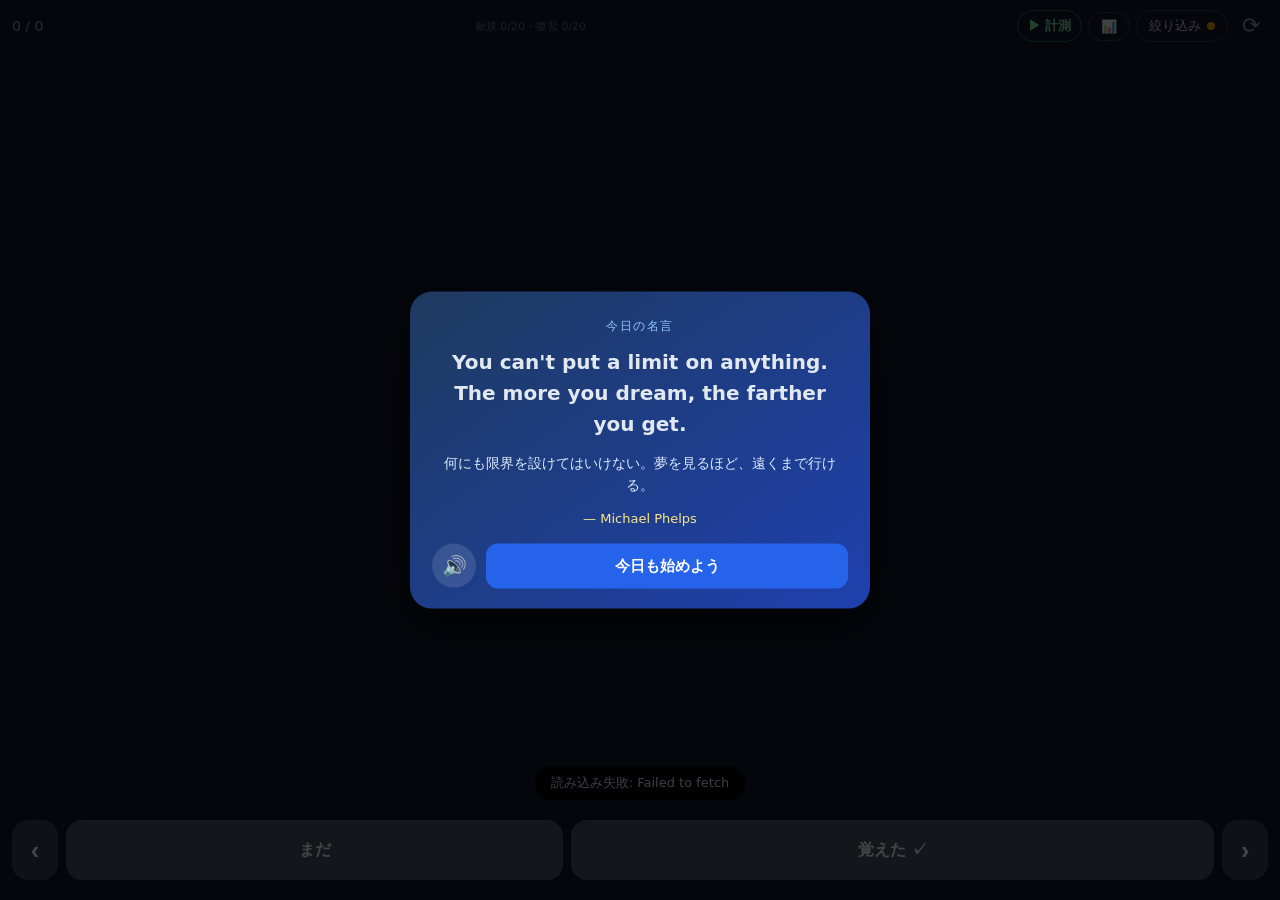
<file: index.html>
<!DOCTYPE html>
<html lang="ja">
<head>
<meta charset="UTF-8">
<meta name="viewport" content="width=device-width, initial-scale=1, viewport-fit=cover, user-scalable=no">
<script>
  // ホーム画面ショートカット「index.html?view=stats」から統計画面へ
  if (/[?&]view=stats\b/.test(location.search)) location.replace('stats.html');
</script>
<meta name="theme-color" content="#1e293b">
<link rel="manifest" href="manifest.json">
<link rel="icon" href="icon.svg">
<link rel="apple-touch-icon" href="icon.svg">
<meta name="mobile-web-app-capable" content="yes">
<meta name="apple-mobile-web-app-capable" content="yes">
<title>単語カード</title>
<link rel="stylesheet" href="style.css">
</head>
<body>
<header>
  <div id="progress">- / -</div>
  <div id="daily"></div>
  <div class="header-right">
    <button id="timerBtn" class="hbtn timer-btn" aria-label="勉強時間計測">▶ 計測</button>
    <a id="statsLink" class="hbtn" href="stats.html" aria-label="学習記録">📊</a>
    <button id="filterBtn" class="hbtn">絞り込み<span id="filterBadge" hidden></span></button>
    <button id="reload" class="hbtn" aria-label="同期">⟳</button>
  </div>
</header>

<main id="stage">
  <div id="card" class="card">
    <div class="face front">
      <div class="tag" id="tag"></div>
      <div class="word" id="en"></div>
      <div class="ipa" id="ipa"></div>
      <button class="speak" id="speakEn" aria-label="発音">🔊</button>
      <div class="hint">タップで裏返す</div>
    </div>
    <div class="face back">
      <div class="word ja" id="ja"></div>
      <div class="sec" id="exampleBox"><div class="label">例文 <button class="speak sm" id="speakEx" aria-label="例文を発音">🔊</button></div><div class="example" id="example"></div></div>
      <div class="sec" id="noteBox"><div class="label">備考 <button class="speak sm" id="speakNote" aria-label="備考を発音">🔊</button></div><div class="note" id="note"></div></div>
      <div class="sec" id="sourceBox"><div class="label">出典</div><a id="sourceLink" class="source"></a></div>
    </div>
  </div>
  <div id="empty" hidden>表示できる単語がありません 🎉</div>
</main>

<footer>
  <button id="prev" class="nav" aria-label="前へ">‹</button>
  <button id="again" class="again">まだ</button>
  <button id="done" class="done">覚えた ✓</button>
  <button id="next" class="nav" aria-label="次へ">›</button>
</footer>

<div id="sheetBg" hidden></div>
<section id="sheet" hidden>
  <h2>絞り込み</h2>
  <div class="row">
    <div class="label">表示する単語</div>
    <div class="seg" id="statusSeg">
      <button data-v="today">今日</button>
      <button data-v="new">新規</button>
      <button data-v="due">復習</button>
      <button data-v="done">覚えた</button>
      <button data-v="all">すべて</button>
    </div>
    <div class="subnote" id="statusNote"></div>
  </div>
  <div class="row">
    <div class="label">出典</div>
    <select id="sourceSel"></select>
  </div>
  <div class="row">
    <label class="toggle"><input type="checkbox" id="shuffle"> ランダム順</label>
    <label class="toggle" style="margin-left:16px"><input type="checkbox" id="autoSpeak"> 自動で発音</label>
  </div>
  <div class="actions">
    <button id="filterReset">リセット</button>
    <button id="filterClose" class="primary">閉じる</button>
  </div>
</section>

<div id="quoteBg" hidden></div>
<section id="quoteBox" class="quote" hidden>
  <div class="qhead">今日の名言</div>
  <div class="qtext" id="qText"></div>
  <div class="qja" id="qJa"></div>
  <div class="qby" id="qBy"></div>
  <div class="qactions">
    <button class="speak sm" id="qSpeak" aria-label="読み上げ">🔊</button>
    <button id="qClose" class="primary">今日も始めよう</button>
  </div>
</section>

<div id="toast"></div>
<script src="config.js"></script>
<script src="quotes.js"></script>
<script src="common.js"></script>
<script src="app.js"></script>
</body>
</html>
</file>
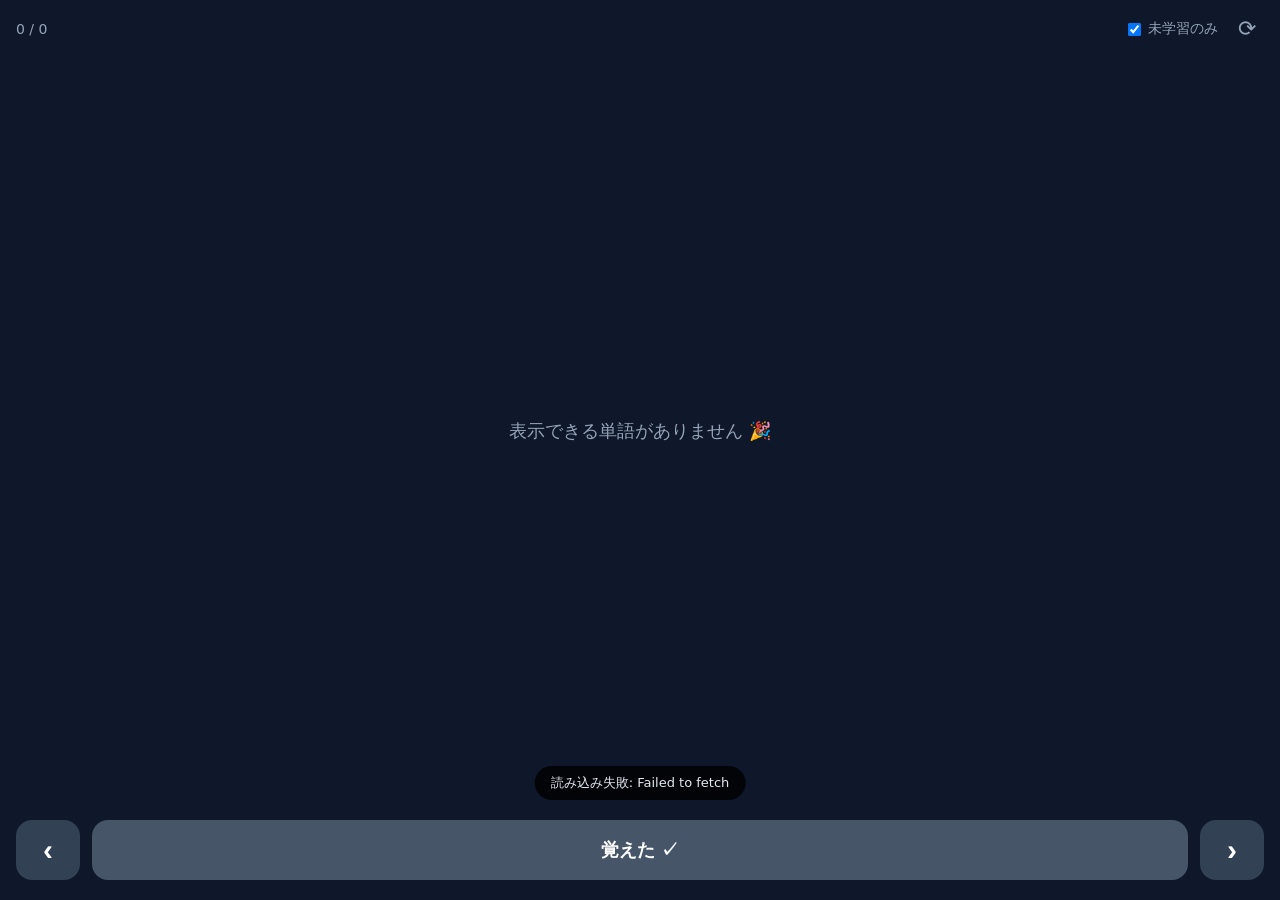
<file: web/index.html>
<!DOCTYPE html>
<html lang="ja">
<head>
<meta charset="UTF-8">
<meta name="viewport" content="width=device-width, initial-scale=1, viewport-fit=cover, user-scalable=no">
<meta name="theme-color" content="#1e293b">
<link rel="manifest" href="manifest.json">
<link rel="icon" href="icon.svg">
<link rel="apple-touch-icon" href="icon.svg">
<meta name="mobile-web-app-capable" content="yes">
<meta name="apple-mobile-web-app-capable" content="yes">
<title>単語カード</title>
<link rel="stylesheet" href="style.css">
</head>
<body>
<header>
  <div id="progress">- / -</div>
  <div class="header-right">
    <label class="toggle"><input type="checkbox" id="unlearnedOnly" checked> 未学習のみ</label>
    <button id="reload" aria-label="同期">⟳</button>
  </div>
</header>

<main id="stage">
  <div id="card" class="card">
    <div class="face front">
      <div class="word" id="en"></div>
      <div class="ipa" id="ipa"></div>
      <div class="hint">タップで裏返す</div>
    </div>
    <div class="face back">
      <div class="word ja" id="ja"></div>
      <div class="example" id="example"></div>
      <div class="meta" id="meta"></div>
    </div>
  </div>
  <div id="empty" hidden>表示できる単語がありません 🎉</div>
</main>

<footer>
  <button id="prev" class="nav">‹</button>
  <button id="done" class="done">覚えた ✓</button>
  <button id="next" class="nav">›</button>
</footer>

<div id="toast"></div>
<script src="config.js"></script>
<script src="app.js"></script>
</body>
</html>
</file>
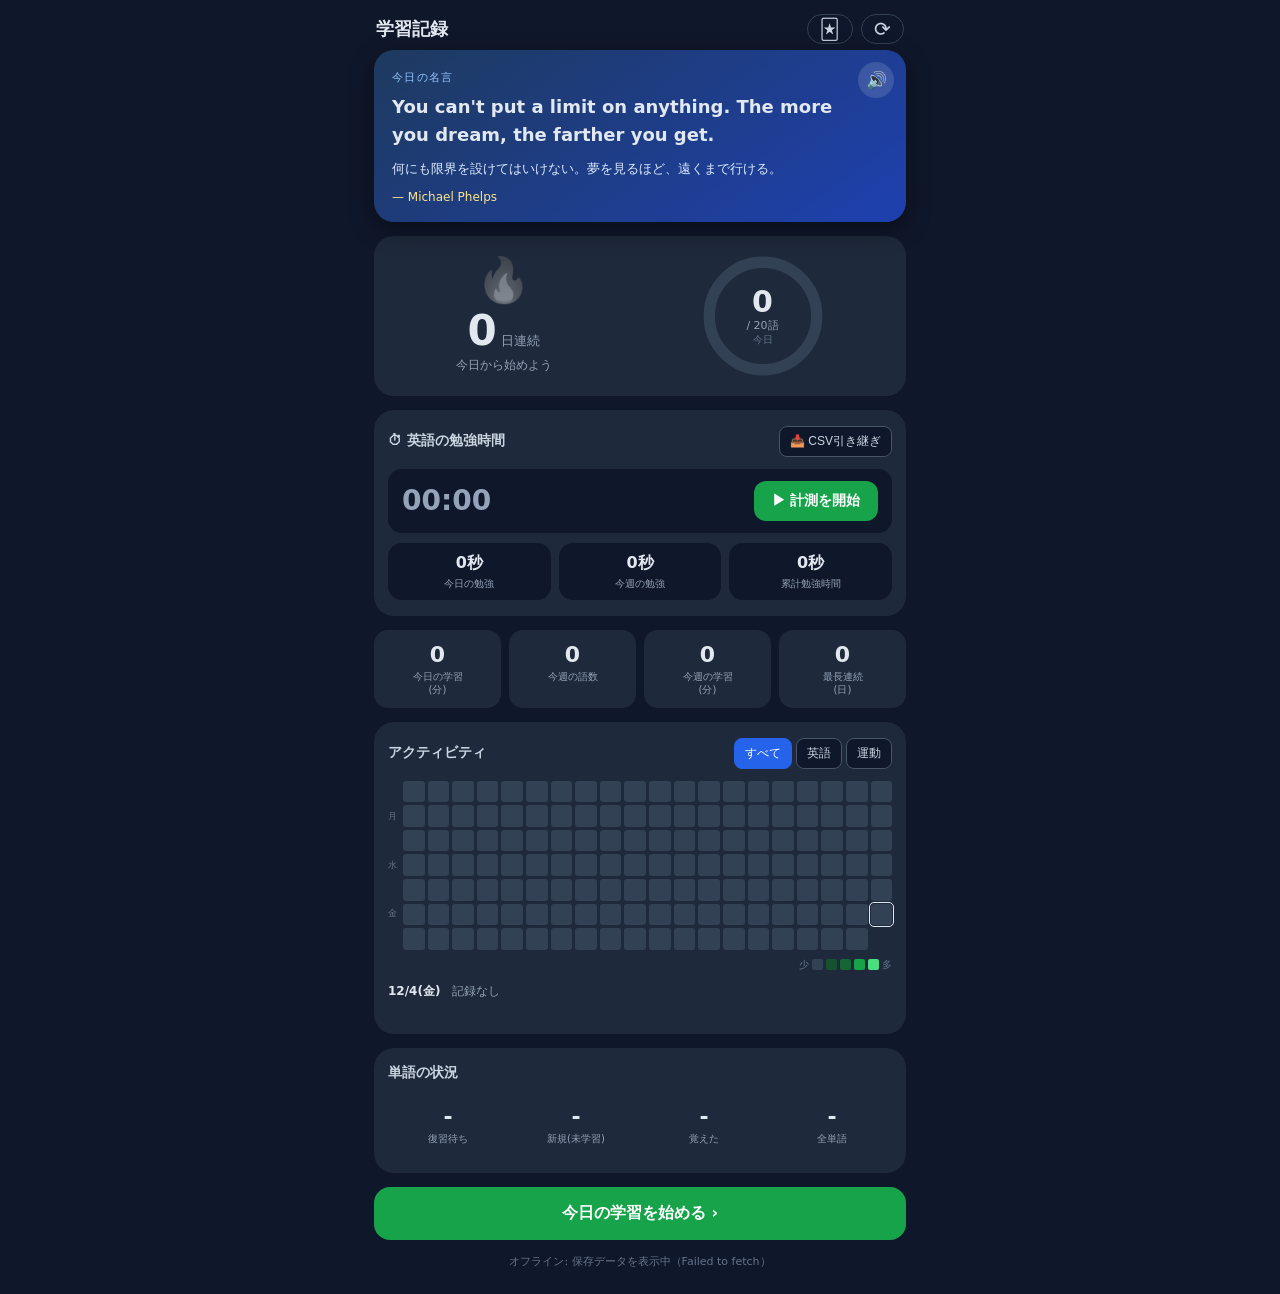
<file: stats.html>
<!DOCTYPE html>
<html lang="ja">
<head>
<meta charset="UTF-8">
<meta name="viewport" content="width=device-width, initial-scale=1, viewport-fit=cover, user-scalable=no">
<meta name="theme-color" content="#0f172a">
<link rel="manifest" href="manifest-stats.json">
<link rel="icon" href="icon.svg">
<link rel="apple-touch-icon" href="icon.svg">
<meta name="mobile-web-app-capable" content="yes">
<meta name="apple-mobile-web-app-capable" content="yes">
<title>学習記録</title>
<link rel="stylesheet" href="stats.css">
</head>
<body>
<header>
  <div class="title">学習記録</div>
  <div class="header-right">
    <a class="hbtn" href="index.html" aria-label="単語カード">🃏</a>
    <button id="reload" class="hbtn" aria-label="同期">⟳</button>
  </div>
</header>

<main>
  <section class="quote-card">
    <div class="qhead">今日の名言</div>
    <div class="qtext" id="qText"></div>
    <div class="qja" id="qJa"></div>
    <div class="qby" id="qBy"></div>
    <button class="speak" id="qSpeak" aria-label="読み上げ">🔊</button>
  </section>

  <section class="hero">
    <div class="streak">
      <div class="flame" id="flame">🔥</div>
      <div class="streak-num"><span id="streakNum">0</span><small>日連続</small></div>
      <div class="streak-sub" id="streakSub"></div>
    </div>
    <div class="ring-wrap">
      <svg viewBox="0 0 120 120" class="ring" aria-hidden="true">
        <circle cx="60" cy="60" r="52" class="ring-bg"></circle>
        <circle cx="60" cy="60" r="52" class="ring-fg" id="ringFg"></circle>
      </svg>
      <div class="ring-text"><b id="ringNum">0</b><small id="ringGoal">/ 20語</small><em>今日</em></div>
    </div>
  </section>

  <section class="panel timer-panel">
    <div class="panel-head">
      <h2>⏱ 英語の勉強時間</h2>
      <button id="csvBtn" class="mini-btn" type="button">📥 CSV引き継ぎ</button>
      <input type="file" id="csvFile" accept=".csv,text/csv,text/plain" hidden>
    </div>
    <div class="timer-box">
      <div class="timer-clock" id="timerClock">00:00</div>
      <div class="timer-actions">
        <button id="timerToggle" class="timer-main" type="button">▶ 計測を開始</button>
        <button id="timerCancel" class="timer-cancel" type="button" hidden>破棄</button>
      </div>
    </div>
    <div class="cards three">
      <div class="stat sub"><b id="tmToday">0分</b><span>今日の勉強</span></div>
      <div class="stat sub"><b id="tmWeek">0分</b><span>今週の勉強</span></div>
      <div class="stat sub"><b id="tmTotal">0時間</b><span>累計勉強時間</span></div>
    </div>
    <div id="csvBox" class="csv-box" hidden>
      <div class="csv-title">Simple Time Tracker CSV取込</div>
      <div class="csv-sub">「英語」として引き継ぐ項目を選択してください：</div>
      <div id="csvActs" class="csv-acts"></div>
      <div id="csvPreview" class="csv-preview"></div>
      <div class="csv-actions">
        <button id="csvCancel" type="button">キャンセル</button>
        <button id="csvApply" class="primary" type="button">この内容で取り込む</button>
      </div>
    </div>
  </section>

  <section class="cards">
    <div class="stat"><b id="stToday">-</b><span>今日の学習<br>(分)</span></div>
    <div class="stat"><b id="stWeekWords">-</b><span>今週の語数</span></div>
    <div class="stat"><b id="stWeekMin">-</b><span>今週の学習<br>(分)</span></div>
    <div class="stat"><b id="stBest">-</b><span>最長連続<br>(日)</span></div>
  </section>

  <section class="panel">
    <div class="panel-head">
      <h2>アクティビティ</h2>
      <div class="seg" id="appSeg">
        <button data-v="all">すべて</button>
        <button data-v="english">英語</button>
        <button data-v="other">運動</button>
      </div>
    </div>
    <div class="hm-wrap">
      <div class="hm-days"><span></span><span>月</span><span></span><span>水</span><span></span><span>金</span><span></span></div>
      <div id="heatmap" class="hm all"></div>
    </div>
    <div class="hm-legend">少<i class="lv0"></i><i class="lv1"></i><i class="lv2"></i><i class="lv3"></i><i class="lv4"></i>多</div>
    <div id="detail" class="detail">マスをタップすると、その日の内容が表示されます</div>
  </section>

  <section class="panel">
    <h2>単語の状況</h2>
    <div class="cards two">
      <div class="stat"><b id="wDue">-</b><span>復習待ち</span></div>
      <div class="stat"><b id="wNew">-</b><span>新規(未学習)</span></div>
      <div class="stat"><b id="wDone">-</b><span>覚えた</span></div>
      <div class="stat"><b id="wTotal">-</b><span>全単語</span></div>
    </div>
  </section>

  <a class="go" href="index.html">今日の学習を始める ›</a>
  <div class="foot" id="foot"></div>
</main>

<div id="toast"></div>
<script src="config.js"></script>
<script src="quotes.js"></script>
<script src="common.js"></script>
<script src="stats.js"></script>
</body>
</html>
</file>
<file: style.css>
* { box-sizing: border-box; -webkit-tap-highlight-color: transparent; }
html, body {
  margin: 0; height: 100%; overflow: hidden; overscroll-behavior: none;
  background: #0f172a; color: #e2e8f0;
  font-family: system-ui, -apple-system, "Hiragino Sans", "Noto Sans JP", sans-serif;
  user-select: none; -webkit-user-select: none;
}
body { display: flex; flex-direction: column; padding: env(safe-area-inset-top) 0 env(safe-area-inset-bottom); }

header { display: flex; justify-content: space-between; align-items: center; padding: 12px 16px; font-size: 14px; color: #94a3b8; }
.header-right { display: flex; align-items: center; gap: 12px; }
.toggle { display: flex; align-items: center; gap: 4px; }
#reload { background: none; border: 0; color: #94a3b8; font-size: 22px; padding: 4px 8px; }
#reload.spin { animation: spin 1s linear infinite; }
@keyframes spin { to { transform: rotate(360deg); } }

#stage { flex: 1; display: flex; align-items: center; justify-content: center; perspective: 1200px; padding: 0 20px; touch-action: pan-y; }
.card {
  position: relative; width: 100%; max-width: 480px; height: min(62vh, 520px);
  transform-style: preserve-3d; transition: transform .45s cubic-bezier(.3,.8,.3,1);
  will-change: transform;
}
.card[hidden] { display: none; }
.card.flipped { transform: rotateY(180deg); }
.card.dragging { transition: none; }
.card.slide-out-left { transition: transform .15s ease-in, opacity .15s; opacity: 0; transform: translateX(-120%); }
.card.slide-out-right { transition: transform .15s ease-in, opacity .15s; opacity: 0; transform: translateX(120%); }
.card.slide-in { animation: slidein .2s ease-out; }
@keyframes slidein { from { opacity: 0; transform: translateX(var(--from, 40px)); } to { opacity: 1; transform: none; } }

.face {
  position: absolute; inset: 0; backface-visibility: hidden; -webkit-backface-visibility: hidden;
  border-radius: 24px; padding: 24px; display: flex; flex-direction: column;
  align-items: center; justify-content: center; text-align: center; gap: 14px;
  box-shadow: 0 10px 30px rgba(0,0,0,.45); overflow: hidden;
}
.front { background: linear-gradient(145deg, #1e293b, #334155); }
.back { background: linear-gradient(145deg, #1e3a5f, #1e40af); transform: rotateY(180deg); }
.card.is-done .front, .card.is-done .back { outline: 3px solid #22c55e; }
.word { font-size: clamp(32px, 10vw, 52px); font-weight: 700; word-break: break-word; }
.word.ja { font-size: clamp(26px, 8vw, 40px); }
.ipa { font-size: 20px; color: #93c5fd; }
.hint { position: absolute; bottom: 14px; font-size: 12px; color: #64748b; }
.example { font-size: 16px; line-height: 1.5; color: #dbeafe; font-style: italic; }
.note { font-size: 14px; line-height: 1.5; color: #e2e8f0; white-space: pre-line; }
.sec { width: 100%; text-align: left; }
.sec[hidden] { display: none; }
.label { font-size: 11px; color: #93c5fd; letter-spacing: .08em; margin-bottom: 2px; }
.back { gap: 10px; justify-content: flex-start; padding-top: 28px; overflow-y: auto; }
.back .word.ja { text-align: center; width: 100%; }
.source { display: inline-block; font-size: 14px; color: #fde68a; text-decoration: underline; padding: 6px 0; word-break: break-all; }
.source.nolink { color: #e2e8f0; text-decoration: none; }
#empty { font-size: 18px; color: #94a3b8; }

.hbtn { background: none; border: 1px solid #334155; border-radius: 999px; color: #cbd5e1; font-size: 13px; padding: 6px 12px; }
#reload.hbtn { border: 0; font-size: 22px; padding: 2px 8px; }
#filterBadge { display: inline-block; margin-left: 6px; width: 8px; height: 8px; border-radius: 50%; background: #f59e0b; }
#sheetBg { position: fixed; inset: 0; background: #0009; z-index: 10; }
#sheet {
  position: fixed; left: 0; right: 0; bottom: 0; z-index: 11; background: #1e293b;
  border-radius: 20px 20px 0 0; padding: 20px 20px calc(20px + env(safe-area-inset-bottom));
  max-width: 560px; margin: 0 auto; box-shadow: 0 -10px 30px #0008;
}
#sheet[hidden], #sheetBg[hidden] { display: none; }
#sheet h2 { margin: 0 0 12px; font-size: 16px; }
#sheet .row { margin-bottom: 16px; }
#sheet .label { margin-bottom: 6px; }
.seg { display: flex; gap: 6px; }
.seg button { flex: 1; padding: 10px 0; border: 1px solid #475569; background: #0f172a; color: #cbd5e1; border-radius: 10px; font-size: 14px; }
.seg button.on { background: #2563eb; border-color: #2563eb; color: #fff; }
#sourceSel { width: 100%; padding: 10px; border-radius: 10px; background: #0f172a; color: #e2e8f0; border: 1px solid #475569; font-size: 14px; }
.actions { display: flex; gap: 10px; }
.actions button { flex: 1; padding: 12px; border-radius: 12px; border: 0; background: #334155; color: #fff; font-size: 15px; }
.actions .primary { background: #2563eb; }

footer { display: flex; gap: 8px; padding: 16px 12px 20px; align-items: stretch; }
footer button { border: 0; border-radius: 16px; font-size: 16px; font-weight: 700; color: #fff; }
.nav { width: 46px; background: #334155; font-size: 26px; }
.again { flex: 1; height: 60px; background: #b45309; }
.done { flex: 1.3; height: 60px; background: #16a34a; }
.done:active, .again:active, .nav:active { transform: scale(.96); }
.done[disabled], .again[disabled] { background: #475569; }

#toast {
  position: fixed; left: 50%; bottom: 100px; transform: translateX(-50%) translateY(20px);
  background: #000c; padding: 8px 16px; border-radius: 999px; font-size: 13px;
  opacity: 0; transition: .25s; pointer-events: none;
}
#toast.show { opacity: 1; transform: translateX(-50%); }

/* ---------- 発音ボタン ---------- */
.speak { background: #ffffff1f; border: 0; border-radius: 50%; width: 52px; height: 52px; font-size: 24px; color: #fff; cursor: pointer; }
.speak:active { background: #ffffff40; }
.speak.sm { width: 32px; height: 32px; font-size: 16px; vertical-align: middle; margin-left: 6px; }
.front .speak { position: absolute; top: 14px; right: 14px; }

/* ---------- 日次進捗・タグ・統計リンク ---------- */
header { gap: 8px; }
#daily { flex: 1; text-align: center; font-size: 11px; color: #64748b; white-space: nowrap; }
a.hbtn { text-decoration: none; display: inline-block; }
.tag { position: absolute; top: 18px; left: 18px; font-size: 11px; font-weight: 700; letter-spacing: .06em; color: #93c5fd; background: #ffffff14; padding: 3px 10px; border-radius: 999px; }
.subnote { margin-top: 8px; font-size: 12px; color: #94a3b8; line-height: 1.5; min-height: 18px; }
#statusSeg button { font-size: 13px; padding: 10px 0; }

/* ---------- 今日の名言（カード画面のモーダル / 統計画面の共通部品） ---------- */
#quoteBg { position: fixed; inset: 0; background: #000b; z-index: 20; }
#quoteBg[hidden], #quoteBox[hidden] { display: none; }
#quoteBox.quote {
  position: fixed; z-index: 21; left: 20px; right: 20px; top: 50%; transform: translateY(-50%);
  max-width: 460px; margin: 0 auto; max-height: 80vh; overflow-y: auto;
  background: linear-gradient(145deg, #1e3a5f, #1e40af); border-radius: 22px; padding: 26px 22px 20px;
  box-shadow: 0 20px 50px #000a; text-align: center;
}
.qhead { font-size: 12px; letter-spacing: .12em; color: #93c5fd; margin-bottom: 12px; }
.qtext { font-size: 20px; line-height: 1.55; font-weight: 700; word-break: break-word; }
.qja { margin-top: 12px; font-size: 14px; line-height: 1.6; color: #dbeafe; }
.qby { margin-top: 14px; font-size: 13px; color: #fde68a; }
.qactions { margin-top: 18px; display: flex; gap: 10px; align-items: center; justify-content: center; }
.qactions .primary { flex: 1; padding: 13px; border-radius: 12px; border: 0; background: #2563eb; color: #fff; font-size: 15px; font-weight: 700; }
.qactions .speak.sm { width: 44px; height: 44px; font-size: 20px; margin: 0; }

/* ---------- 勉強時間タイマーボタン ---------- */
header { gap: 6px; padding: 10px 12px; }
.header-right { gap: 6px; }
#daily { overflow: hidden; text-overflow: ellipsis; }
.timer-btn { font-variant-numeric: tabular-nums; font-weight: 700; white-space: nowrap; padding: 6px 10px; border-color: #22c55e88; color: #86efac; cursor: pointer; }
.timer-btn.running { background: #dc2626; border-color: #ef4444; color: #fff; animation: pulse-rec 1.8s ease-in-out infinite; }
@keyframes pulse-rec { 50% { opacity: .82; } }
</file>
<file: web/style.css>
* { box-sizing: border-box; -webkit-tap-highlight-color: transparent; }
html, body {
  margin: 0; height: 100%; overflow: hidden; overscroll-behavior: none;
  background: #0f172a; color: #e2e8f0;
  font-family: system-ui, -apple-system, "Hiragino Sans", "Noto Sans JP", sans-serif;
  user-select: none; -webkit-user-select: none;
}
body { display: flex; flex-direction: column; padding: env(safe-area-inset-top) 0 env(safe-area-inset-bottom); }

header { display: flex; justify-content: space-between; align-items: center; padding: 12px 16px; font-size: 14px; color: #94a3b8; }
.header-right { display: flex; align-items: center; gap: 12px; }
.toggle { display: flex; align-items: center; gap: 4px; }
#reload { background: none; border: 0; color: #94a3b8; font-size: 22px; padding: 4px 8px; }
#reload.spin { animation: spin 1s linear infinite; }
@keyframes spin { to { transform: rotate(360deg); } }

#stage { flex: 1; display: flex; align-items: center; justify-content: center; perspective: 1200px; padding: 0 20px; touch-action: pan-y; }
.card {
  position: relative; width: 100%; max-width: 480px; height: min(62vh, 520px);
  transform-style: preserve-3d; transition: transform .45s cubic-bezier(.3,.8,.3,1);
  will-change: transform;
}
.card[hidden] { display: none; }
.card.flipped { transform: rotateY(180deg); }
.card.dragging { transition: none; }
.card.slide-out-left { transition: transform .15s ease-in, opacity .15s; opacity: 0; transform: translateX(-120%); }
.card.slide-out-right { transition: transform .15s ease-in, opacity .15s; opacity: 0; transform: translateX(120%); }
.card.slide-in { animation: slidein .2s ease-out; }
@keyframes slidein { from { opacity: 0; transform: translateX(var(--from, 40px)); } to { opacity: 1; transform: none; } }

.face {
  position: absolute; inset: 0; backface-visibility: hidden; -webkit-backface-visibility: hidden;
  border-radius: 24px; padding: 24px; display: flex; flex-direction: column;
  align-items: center; justify-content: center; text-align: center; gap: 14px;
  box-shadow: 0 10px 30px rgba(0,0,0,.45); overflow: hidden;
}
.front { background: linear-gradient(145deg, #1e293b, #334155); }
.back { background: linear-gradient(145deg, #1e3a5f, #1e40af); transform: rotateY(180deg); }
.card.is-done .front, .card.is-done .back { outline: 3px solid #22c55e; }
.word { font-size: clamp(32px, 10vw, 52px); font-weight: 700; word-break: break-word; }
.word.ja { font-size: clamp(26px, 8vw, 40px); }
.ipa { font-size: 20px; color: #93c5fd; }
.hint { position: absolute; bottom: 14px; font-size: 12px; color: #64748b; }
.example { font-size: 16px; line-height: 1.5; color: #dbeafe; font-style: italic; }
.meta { font-size: 12px; color: #93c5fd; line-height: 1.5; white-space: pre-line; }
#empty { font-size: 18px; color: #94a3b8; }

footer { display: flex; gap: 12px; padding: 16px 16px 20px; align-items: stretch; }
footer button { border: 0; border-radius: 16px; font-size: 18px; font-weight: 700; color: #fff; }
.nav { width: 64px; background: #334155; font-size: 30px; }
.done { flex: 1; height: 60px; background: #16a34a; }
.done:active, .nav:active { transform: scale(.96); }
.done[disabled] { background: #475569; }

#toast {
  position: fixed; left: 50%; bottom: 100px; transform: translateX(-50%) translateY(20px);
  background: #000c; padding: 8px 16px; border-radius: 999px; font-size: 13px;
  opacity: 0; transition: .25s; pointer-events: none;
}
#toast.show { opacity: 1; transform: translateX(-50%); }
</file>
<file: stats.css>
* { box-sizing: border-box; -webkit-tap-highlight-color: transparent; }
html, body {
  margin: 0; min-height: 100%; background: #0f172a; color: #e2e8f0;
  font-family: system-ui, -apple-system, "Hiragino Sans", "Noto Sans JP", sans-serif;
  overscroll-behavior-y: contain;
}
body { padding: env(safe-area-inset-top) 0 calc(24px + env(safe-area-inset-bottom)); }
main { max-width: 560px; margin: 0 auto; padding: 0 14px; display: flex; flex-direction: column; gap: 14px; }

header { display: flex; justify-content: space-between; align-items: center; padding: 14px 16px 6px; max-width: 560px; margin: 0 auto; }
.title { font-size: 18px; font-weight: 700; }
.hbtn { background: none; border: 1px solid #334155; border-radius: 999px; color: #cbd5e1; font-size: 20px; padding: 2px 12px; }
#reload.spin { animation: spin 1s linear infinite; }
@keyframes spin { to { transform: rotate(360deg); } }

/* 名言 */
.quote-card { position: relative; background: linear-gradient(145deg, #1e3a5f, #1e40af); border-radius: 20px; padding: 20px 18px 18px; box-shadow: 0 8px 24px #0006; }
.qhead { font-size: 11px; letter-spacing: .12em; color: #93c5fd; margin-bottom: 8px; }
.qtext { font-size: 18px; line-height: 1.55; font-weight: 700; word-break: break-word; padding-right: 40px; }
.qja { margin-top: 10px; font-size: 13px; line-height: 1.6; color: #dbeafe; }
.qja[hidden] { display: none; }
.qby { margin-top: 10px; font-size: 12px; color: #fde68a; }
.speak { position: absolute; top: 12px; right: 12px; width: 36px; height: 36px; border: 0; border-radius: 50%; background: #ffffff22; color: #fff; font-size: 17px; }
.speak[hidden] { display: none; }

/* ストリーク + 進捗リング */
.hero { display: flex; align-items: center; justify-content: space-around; gap: 10px; background: #1e293b; border-radius: 20px; padding: 18px 12px; }
.streak { text-align: center; }
.flame { font-size: 44px; line-height: 1; filter: grayscale(1) opacity(.45); }
.flame.on { filter: none; animation: flick 1.6s ease-in-out infinite; }
@keyframes flick { 50% { transform: scale(1.08) rotate(-3deg); } }
.streak-num { margin-top: 4px; }
.streak-num span { font-size: 42px; font-weight: 800; }
.streak-num small { font-size: 13px; color: #94a3b8; margin-left: 4px; }
.streak-sub { font-size: 12px; color: #94a3b8; margin-top: 2px; min-height: 16px; }
.ring-wrap { position: relative; width: 124px; height: 124px; }
.ring { width: 100%; height: 100%; transform: rotate(-90deg); }
.ring circle { fill: none; stroke-width: 11; }
.ring-bg { stroke: #334155; }
.ring-fg { stroke: #22c55e; stroke-linecap: round; stroke-dasharray: 326.73; stroke-dashoffset: 326.73; transition: stroke-dashoffset .8s ease; }
.ring-wrap.full .ring-fg { stroke: #fbbf24; }
.ring-text { position: absolute; inset: 0; display: flex; flex-direction: column; align-items: center; justify-content: center; line-height: 1.15; }
.ring-text b { font-size: 30px; }
.ring-text small { font-size: 11px; color: #94a3b8; }
.ring-text em { font-style: normal; font-size: 10px; color: #64748b; margin-top: 2px; }

/* 数値カード */
.cards { display: grid; grid-template-columns: repeat(4, 1fr); gap: 8px; }
.cards.two { margin-top: 10px; }
.stat { background: #1e293b; border-radius: 14px; padding: 12px 6px; text-align: center; }
.stat b { display: block; font-size: 22px; }
.stat span { display: block; margin-top: 3px; font-size: 10px; color: #94a3b8; line-height: 1.3; }

/* パネル */
.panel { background: #1e293b; border-radius: 20px; padding: 16px 14px; }
.panel h2 { margin: 0; font-size: 14px; color: #cbd5e1; }
.panel-head { display: flex; align-items: center; justify-content: space-between; gap: 8px; margin-bottom: 12px; }
.seg { display: flex; gap: 4px; }
.seg button { padding: 6px 10px; border: 1px solid #475569; background: #0f172a; color: #cbd5e1; border-radius: 8px; font-size: 12px; }
.seg button.on { background: #2563eb; border-color: #2563eb; color: #fff; }

/* 草（コントリビューション） */
.hm-wrap { display: flex; gap: 6px; }
.hm-days { display: grid; grid-template-rows: repeat(7, 1fr); font-size: 9px; color: #64748b; align-items: center; padding: 0 0 0 0; }
.hm, .hm-legend { --c1: #14532d; --c2: #166534; --c3: #16a34a; --c4: #4ade80; }
.hm { flex: 1; display: grid; grid-auto-flow: column; grid-template-rows: repeat(7, 1fr); grid-auto-columns: 1fr; gap: 3px; }
.hm.english, .hm-legend.english { --c1: #1e3a8a; --c2: #1d4ed8; --c3: #3b82f6; --c4: #93c5fd; }
.hm.other, .hm-legend.other { --c1: #7c2d12; --c2: #c2410c; --c3: #f97316; --c4: #fdba74; }
.hm div { aspect-ratio: 1; border-radius: 3px; background: #334155; }
.hm div.future { background: transparent; }
.hm div.lv1, .hm-legend i.lv1 { background: var(--c1); }
.hm div.lv2, .hm-legend i.lv2 { background: var(--c2); }
.hm div.lv3, .hm-legend i.lv3 { background: var(--c3); }
.hm div.lv4, .hm-legend i.lv4 { background: var(--c4); }
.hm div.today { outline: 1.5px solid #e2e8f0; outline-offset: 1px; }
.hm div.sel { outline: 2px solid #fbbf24; outline-offset: 1px; }
.hm-legend { display: flex; justify-content: flex-end; align-items: center; gap: 3px; margin-top: 8px; font-size: 10px; color: #64748b; }
.hm-legend i { width: 11px; height: 11px; border-radius: 2px; background: #334155; display: inline-block; }

.detail { margin-top: 10px; min-height: 36px; font-size: 12px; color: #94a3b8; line-height: 1.6; }
.detail b { color: #e2e8f0; }

.go { display: block; text-align: center; text-decoration: none; background: #16a34a; color: #fff; font-weight: 700; font-size: 16px; padding: 16px; border-radius: 16px; }
.foot { text-align: center; font-size: 11px; color: #64748b; min-height: 16px; }

#toast {
  position: fixed; left: 50%; bottom: 40px; transform: translateX(-50%) translateY(20px);
  background: #000c; padding: 8px 16px; border-radius: 999px; font-size: 13px;
  opacity: 0; transition: .25s; pointer-events: none;
}
#toast.show { opacity: 1; transform: translateX(-50%); }

/* ---------- 勉強時間タイマー & CSV取込パネル ---------- */
.header-right { display: flex; align-items: center; gap: 8px; }
a.hbtn { text-decoration: none; display: inline-block; }
.mini-btn { background: #0f172a; border: 1px solid #475569; color: #cbd5e1; border-radius: 8px; padding: 6px 10px; font-size: 12px; cursor: pointer; }
.timer-box { display: flex; align-items: center; justify-content: space-between; gap: 12px; background: #0f172a; border-radius: 14px; padding: 12px 14px; margin-bottom: 10px; }
.timer-clock { font-size: 28px; font-weight: 800; font-variant-numeric: tabular-nums; color: #94a3b8; }
.timer-clock.running { color: #4ade80; }
.timer-actions { display: flex; gap: 8px; align-items: center; }
.timer-main { border: 0; border-radius: 12px; padding: 11px 18px; font-size: 14px; font-weight: 700; background: #16a34a; color: #fff; cursor: pointer; }
.timer-main.running { background: #dc2626; animation: pulse-rec 1.8s ease-in-out infinite; }
.timer-cancel { border: 1px solid #475569; border-radius: 10px; padding: 9px 10px; font-size: 12px; background: transparent; color: #94a3b8; cursor: pointer; }
.timer-cancel[hidden] { display: none; }
@keyframes pulse-rec { 50% { opacity: .82; } }
.cards.three { grid-template-columns: repeat(3, 1fr); }
.stat.sub { background: #0f172a; padding: 10px 6px; }
.stat.sub b { font-size: 16px; }

.csv-box { margin-top: 12px; background: #0f172a; border: 1px solid #334155; border-radius: 14px; padding: 14px; }
.csv-box[hidden] { display: none; }
.csv-title { font-size: 14px; font-weight: 700; margin-bottom: 4px; }
.csv-sub { font-size: 12px; color: #94a3b8; margin-bottom: 8px; }
.csv-acts { display: flex; flex-direction: column; gap: 6px; max-height: 180px; overflow-y: auto; margin-bottom: 10px; }
.csv-act { display: flex; align-items: center; justify-content: space-between; gap: 8px; background: #1e293b; padding: 8px 10px; border-radius: 8px; font-size: 13px; }
.csv-act small { color: #94a3b8; font-size: 11px; }
.csv-preview { font-size: 12px; color: #93c5fd; margin-bottom: 10px; font-weight: 700; }
.csv-actions { display: flex; gap: 8px; }
.csv-actions button { flex: 1; padding: 10px; border-radius: 10px; border: 0; background: #334155; color: #fff; font-size: 13px; font-weight: 700; cursor: pointer; }
.csv-actions .primary { background: #2563eb; }
.csv-actions button[disabled] { opacity: .5; pointer-events: none; }
</file>
